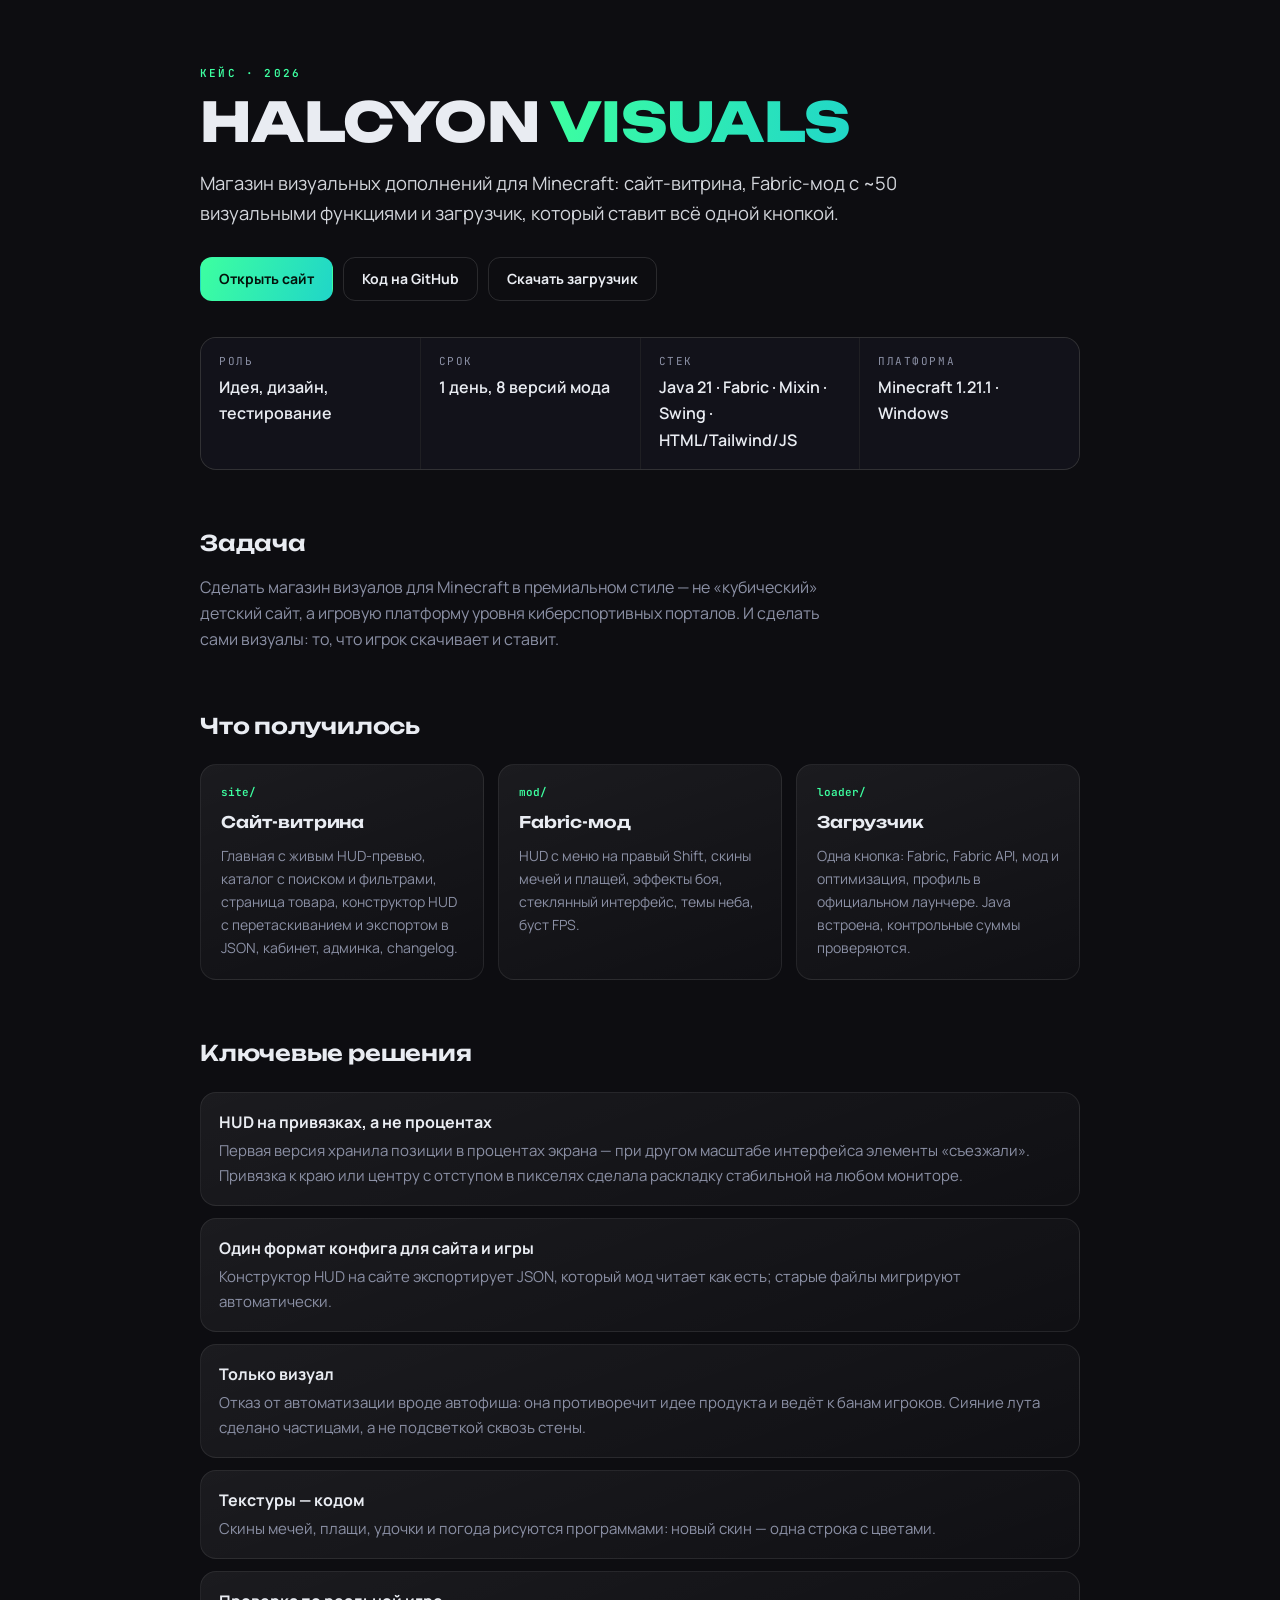
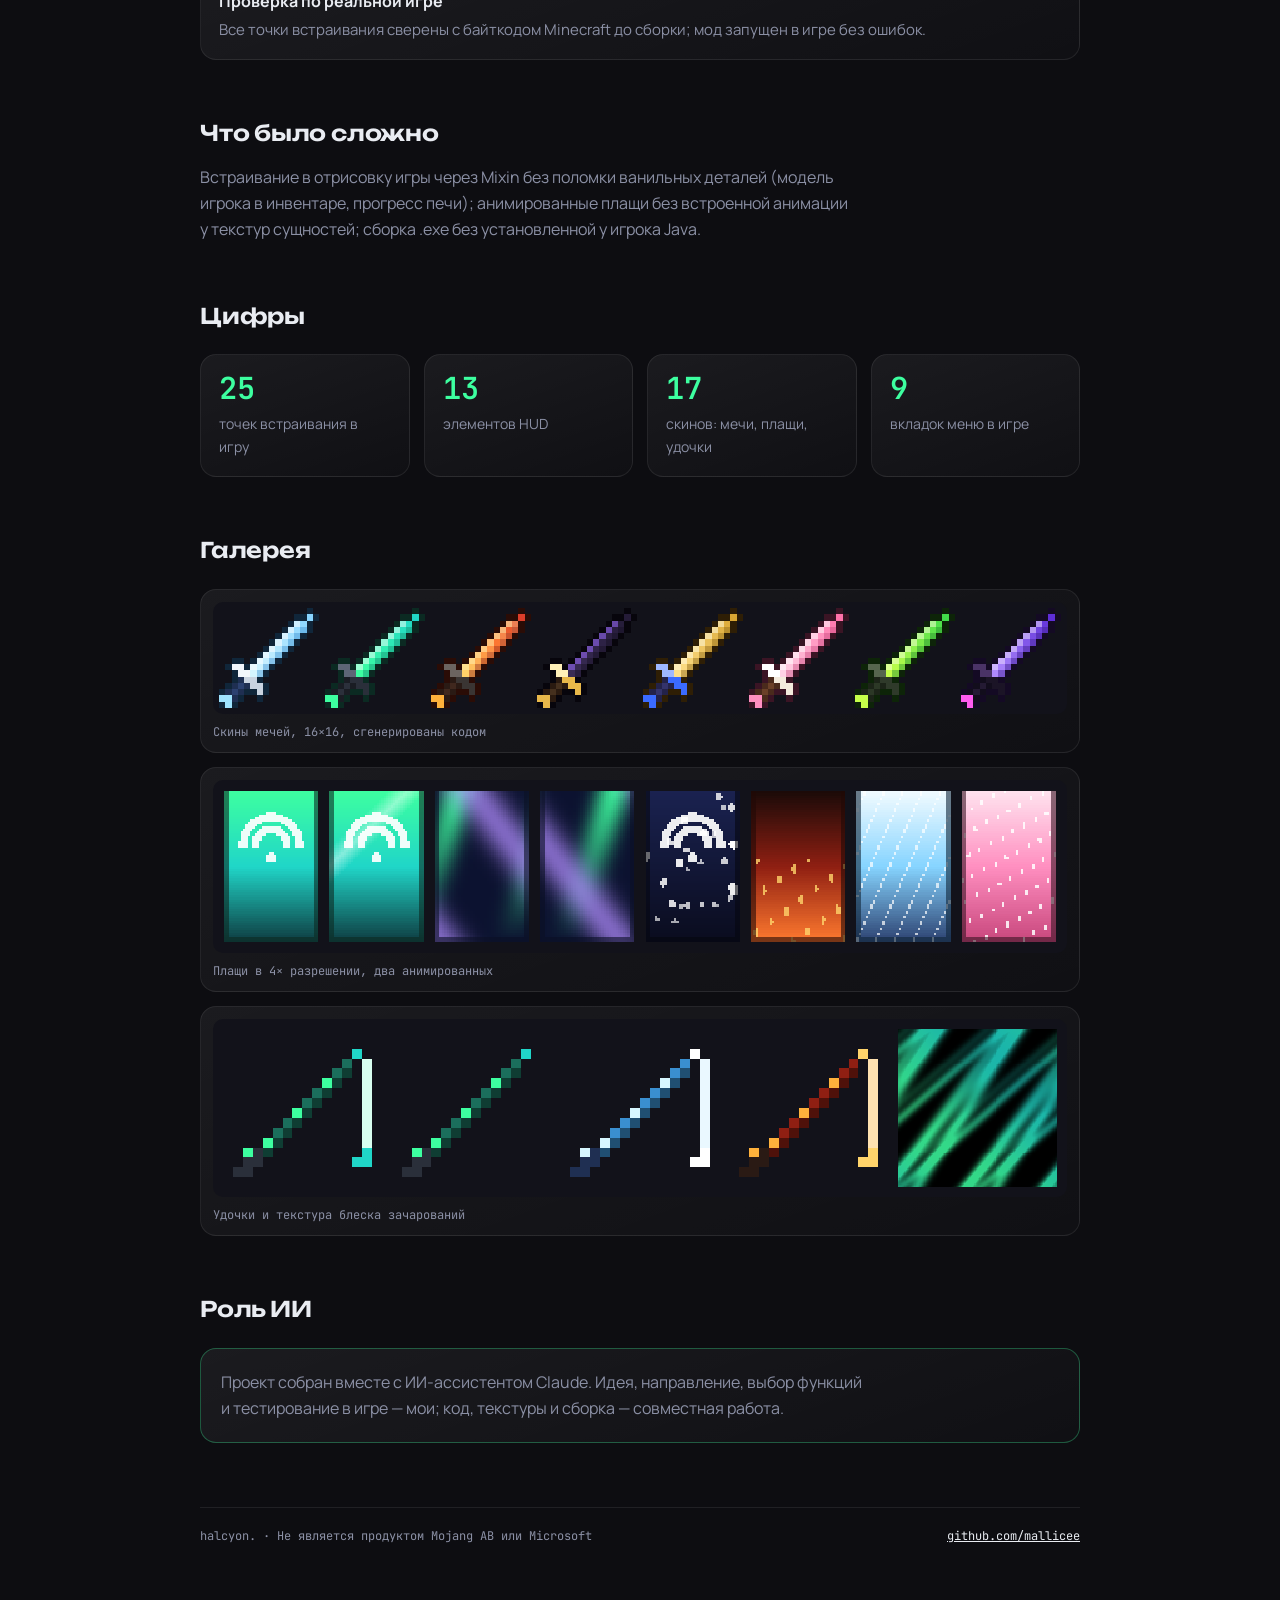
<file: case.html>
<!doctype html>
<html lang="ru">
<head>
<meta charset="utf-8">
<meta name="viewport" content="width=device-width, initial-scale=1, viewport-fit=cover">
<title>Кейс Halcyon Visuals</title>
<meta name="description" content="Кейс: магазин визуалов для Minecraft — сайт, Fabric-мод и загрузчик в один клик.">
<link rel="preconnect" href="https://fonts.googleapis.com">
<link rel="preconnect" href="https://fonts.gstatic.com" crossorigin>
<link rel="stylesheet" href="https://fonts.googleapis.com/css2?family=Unbounded:wght@400;600;800&family=Manrope:wght@400;500;600;700&family=JetBrains+Mono:wght@400;600&display=swap">
<style>
  /* Layout: узкая колонка кейса — заголовок, ссылки, разделы, галерея. Single dark look, как у сайта Halcyon. */
  :root { --bg: #0d0d11; --bg2: #12121a; --fg: #e9ecf2; --mute: #8b90a5; --accent: #3dffa0; --accent2: #20d6c8; --line: rgba(255,255,255,.08); color-scheme: dark; }
  * { box-sizing: border-box; }
  body { margin: 0; background: var(--bg); color: var(--fg); font: 16px/1.65 Manrope, system-ui, sans-serif; }
  .wrap { max-width: 920px; margin: 0 auto; padding-block: 56px 72px; padding-left: max(20px, env(safe-area-inset-left, 0px)); padding-right: max(20px, env(safe-area-inset-right, 0px)); }
  h1, h2, h3 { font-family: Unbounded, Manrope, sans-serif; letter-spacing: -.01em; text-wrap: balance; margin: 0; }
  h1 { font-size: clamp(2rem, 6vw, 3.4rem); font-weight: 800; line-height: 1.05; text-transform: uppercase; }
  h1 span { background: linear-gradient(100deg, var(--accent), var(--accent2)); -webkit-background-clip: text; background-clip: text; color: transparent; }
  h2 { font-size: 1.35rem; font-weight: 600; margin-top: 56px; }
  h3 { font-size: 1rem; font-weight: 600; }
  p { margin: 12px 0 0; color: var(--mute); max-width: 65ch; }
  a { color: var(--fg); }
  .eyebrow { font: 600 11px/1 "JetBrains Mono", ui-monospace, monospace; text-transform: uppercase; letter-spacing: .2em; color: var(--accent); }
  .lead { font-size: 1.15rem; color: var(--fg); opacity: .9; margin-top: 18px; }
  .glass { background: linear-gradient(160deg, rgba(255,255,255,.06), rgba(255,255,255,.015)); border: 1px solid var(--line); border-radius: 16px; }
  .links { display: flex; flex-wrap: wrap; gap: 10px; margin-top: 28px; }
  .btn { display: inline-flex; align-items: center; gap: 8px; height: 44px; padding: 0 18px; border-radius: 12px; font-weight: 700; font-size: 14px; text-decoration: none; border: 1px solid rgba(255,255,255,.12); transition: border-color .25s, box-shadow .25s, transform .25s; }
  .btn:hover { border-color: rgba(61,255,160,.6); box-shadow: 0 0 22px -8px var(--accent); }
  .btn.primary { background: linear-gradient(110deg, var(--accent), var(--accent2)); color: #04120b; border-color: transparent; }
  .meta { display: grid; grid-template-columns: repeat(auto-fit, minmax(170px, 1fr)); gap: 1px; margin-top: 36px; background: var(--line); border: 1px solid var(--line); border-radius: 16px; overflow: hidden; }
  .meta div { background: var(--bg2); padding: 16px 18px; min-width: 0; }
  .meta dt { font: 11px "JetBrains Mono", monospace; text-transform: uppercase; letter-spacing: .14em; color: var(--mute); }
  .meta dd { margin: 6px 0 0; font-weight: 600; }
  .cards { display: grid; grid-template-columns: repeat(auto-fit, minmax(240px, 1fr)); gap: 14px; margin-top: 20px; }
  .card { padding: 20px; min-width: 0; }
  .card .num { font: 600 11px "JetBrains Mono", monospace; color: var(--accent); }
  .card h3 { margin-top: 10px; }
  .card p { margin-top: 8px; font-size: 14px; }
  ul.points { list-style: none; padding: 0; margin: 20px 0 0; display: grid; gap: 12px; }
  ul.points li { padding: 16px 18px; }
  ul.points b { color: var(--fg); }
  ul.points li span { display: block; margin-top: 4px; color: var(--mute); font-size: 15px; }
  .stats { display: grid; grid-template-columns: repeat(auto-fit, minmax(150px, 1fr)); gap: 14px; margin-top: 20px; }
  .stat { padding: 18px; }
  .stat b { display: block; font: 600 1.9rem/1 "JetBrains Mono", monospace; color: var(--accent); font-variant-numeric: tabular-nums; }
  .stat span { display: block; margin-top: 8px; color: var(--mute); font-size: 14px; }
  .gallery { display: grid; gap: 14px; margin-top: 20px; }
  .gallery figure { margin: 0; padding: 12px; overflow-x: auto; }
  .gallery img { display: block; max-width: 100%; height: auto; border-radius: 10px; image-rendering: pixelated; }
  .gallery figcaption { margin-top: 10px; font: 12px "JetBrains Mono", monospace; color: var(--mute); }
  .ai { margin-top: 20px; padding: 20px; border-color: rgba(61,255,160,.3); }
  footer { margin-top: 64px; padding-top: 20px; border-top: 1px solid var(--line); display: flex; flex-wrap: wrap; justify-content: space-between; gap: 12px; font: 12px "JetBrains Mono", monospace; color: var(--mute); }
  :focus-visible { outline: 2px solid var(--accent); outline-offset: 3px; border-radius: 8px; }
</style>
</head>
<body>
<main class="wrap">
  <p class="eyebrow">Кейс · 2026</p>
  <h1 style="margin-top:14px">Halcyon <span>Visuals</span></h1>
  <p class="lead">Магазин визуальных дополнений для Minecraft: сайт-витрина, Fabric-мод с ~50 визуальными функциями и загрузчик, который ставит всё одной кнопкой.</p>

  <div class="links">
    <a class="btn primary" href="./">Открыть сайт</a>
    <a class="btn" href="https://github.com/mallicee/halcyon-visuals" target="_blank" rel="noopener noreferrer">Код на GitHub</a>
    <a class="btn" href="https://github.com/mallicee/halcyon-visuals/releases/latest" target="_blank" rel="noopener noreferrer">Скачать загрузчик</a>
  </div>

  <dl class="meta">
    <div><dt>Роль</dt><dd>Идея, дизайн, тестирование</dd></div>
    <div><dt>Срок</dt><dd>1 день, 8 версий мода</dd></div>
    <div><dt>Стек</dt><dd>Java 21 · Fabric · Mixin · Swing · HTML/Tailwind/JS</dd></div>
    <div><dt>Платформа</dt><dd>Minecraft 1.21.1 · Windows</dd></div>
  </dl>

  <h2>Задача</h2>
  <p>Сделать магазин визуалов для Minecraft в премиальном стиле — не «кубический» детский сайт, а игровую платформу уровня киберспортивных порталов. И сделать сами визуалы: то, что игрок скачивает и ставит.</p>

  <h2>Что получилось</h2>
  <div class="cards">
    <article class="card glass"><div class="num">site/</div><h3>Сайт-витрина</h3><p>Главная с живым HUD-превью, каталог с поиском и фильтрами, страница товара, конструктор HUD с перетаскиванием и экспортом в JSON, кабинет, админка, changelog.</p></article>
    <article class="card glass"><div class="num">mod/</div><h3>Fabric-мод</h3><p>HUD с меню на правый Shift, скины мечей и плащей, эффекты боя, стеклянный интерфейс, темы неба, буст FPS.</p></article>
    <article class="card glass"><div class="num">loader/</div><h3>Загрузчик</h3><p>Одна кнопка: Fabric, Fabric API, мод и оптимизация, профиль в официальном лаунчере. Java встроена, контрольные суммы проверяются.</p></article>
  </div>

  <h2>Ключевые решения</h2>
  <ul class="points">
    <li class="glass"><b>HUD на привязках, а не процентах</b><span>Первая версия хранила позиции в процентах экрана — при другом масштабе интерфейса элементы «съезжали». Привязка к краю или центру с отступом в пикселях сделала раскладку стабильной на любом мониторе.</span></li>
    <li class="glass"><b>Один формат конфига для сайта и игры</b><span>Конструктор HUD на сайте экспортирует JSON, который мод читает как есть; старые файлы мигрируют автоматически.</span></li>
    <li class="glass"><b>Только визуал</b><span>Отказ от автоматизации вроде автофиша: она противоречит идее продукта и ведёт к банам игроков. Сияние лута сделано частицами, а не подсветкой сквозь стены.</span></li>
    <li class="glass"><b>Текстуры — кодом</b><span>Скины мечей, плащи, удочки и погода рисуются программами: новый скин — одна строка с цветами.</span></li>
    <li class="glass"><b>Проверка по реальной игре</b><span>Все точки встраивания сверены с байткодом Minecraft до сборки; мод запущен в игре без ошибок.</span></li>
  </ul>

  <h2>Что было сложно</h2>
  <p>Встраивание в отрисовку игры через Mixin без поломки ванильных деталей (модель игрока в инвентаре, прогресс печи); анимированные плащи без встроенной анимации у текстур сущностей; сборка .exe без установленной у игрока Java.</p>

  <h2>Цифры</h2>
  <div class="stats">
    <div class="stat glass"><b>25</b><span>точек встраивания в игру</span></div>
    <div class="stat glass"><b>13</b><span>элементов HUD</span></div>
    <div class="stat glass"><b>17</b><span>скинов: мечи, плащи, удочки</span></div>
    <div class="stat glass"><b>9</b><span>вкладок меню в игре</span></div>
  </div>

  <h2>Галерея</h2>
  <div class="gallery">
    <figure class="glass"><img src="img/swords-preview.png" alt="Восемь скинов мечей: Frost, Halcyon, Inferno, Obsidian, Royal, Sakura, Toxic, Void" width="1644" height="216" loading="lazy"><figcaption>Скины мечей, 16×16, сгенерированы кодом</figcaption></figure>
    <figure class="glass"><img src="img/capes-preview.png" alt="Шесть плащей Halcyon, Aurora, Midnight, Ember, Glacier, Sakura" width="1086" height="220" loading="lazy"><figcaption>Плащи в 4× разрешении, два анимированных</figcaption></figure>
    <figure class="glass"><img src="img/extras-preview.png" alt="Скины удочки и изумрудный блеск зачарований" width="860" height="180" loading="lazy"><figcaption>Удочки и текстура блеска зачарований</figcaption></figure>
  </div>

  <h2>Роль ИИ</h2>
  <div class="ai glass"><p style="margin:0">Проект собран вместе с ИИ-ассистентом Claude. Идея, направление, выбор функций и тестирование в игре — мои; код, текстуры и сборка — совместная работа.</p></div>

  <footer><span>halcyon. · Не является продуктом Mojang AB или Microsoft</span><a href="https://github.com/mallicee" target="_blank" rel="noopener noreferrer">github.com/mallicee</a></footer>
</main>
</body>
</html>
</file>
